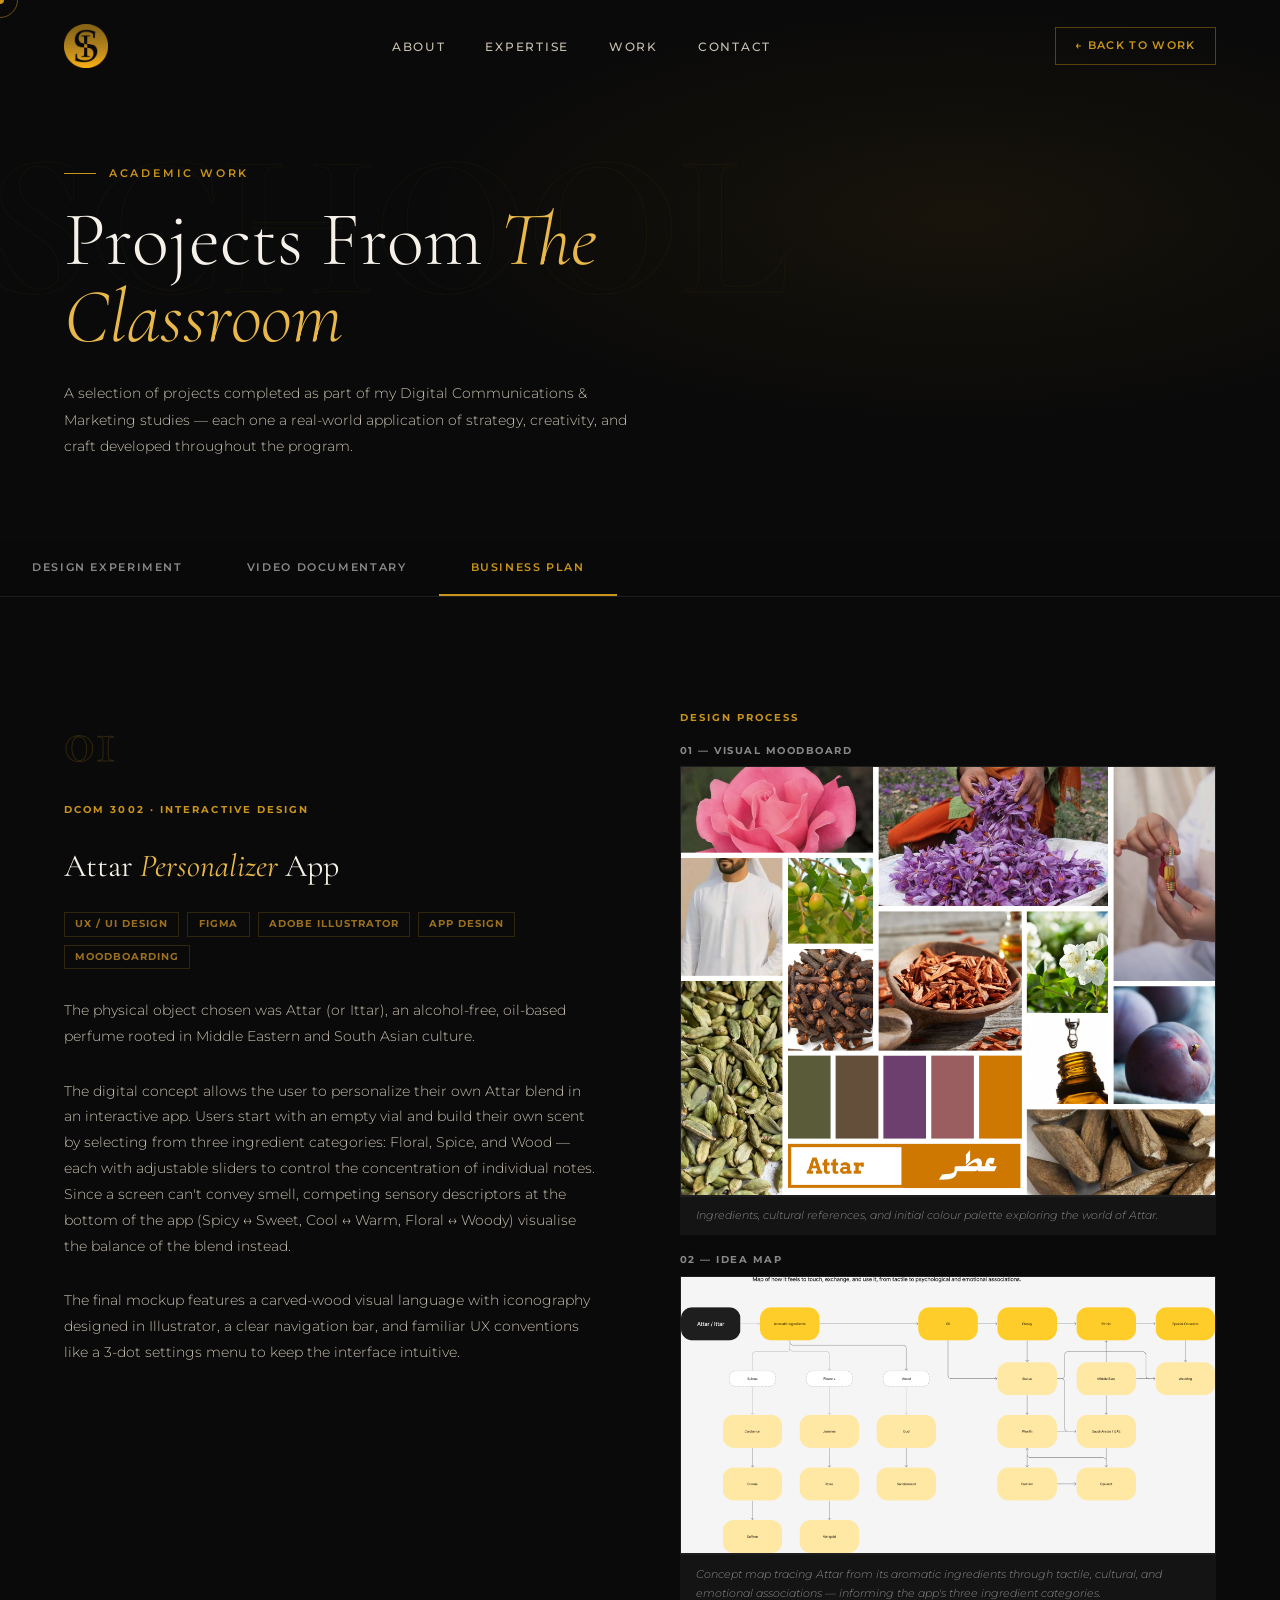
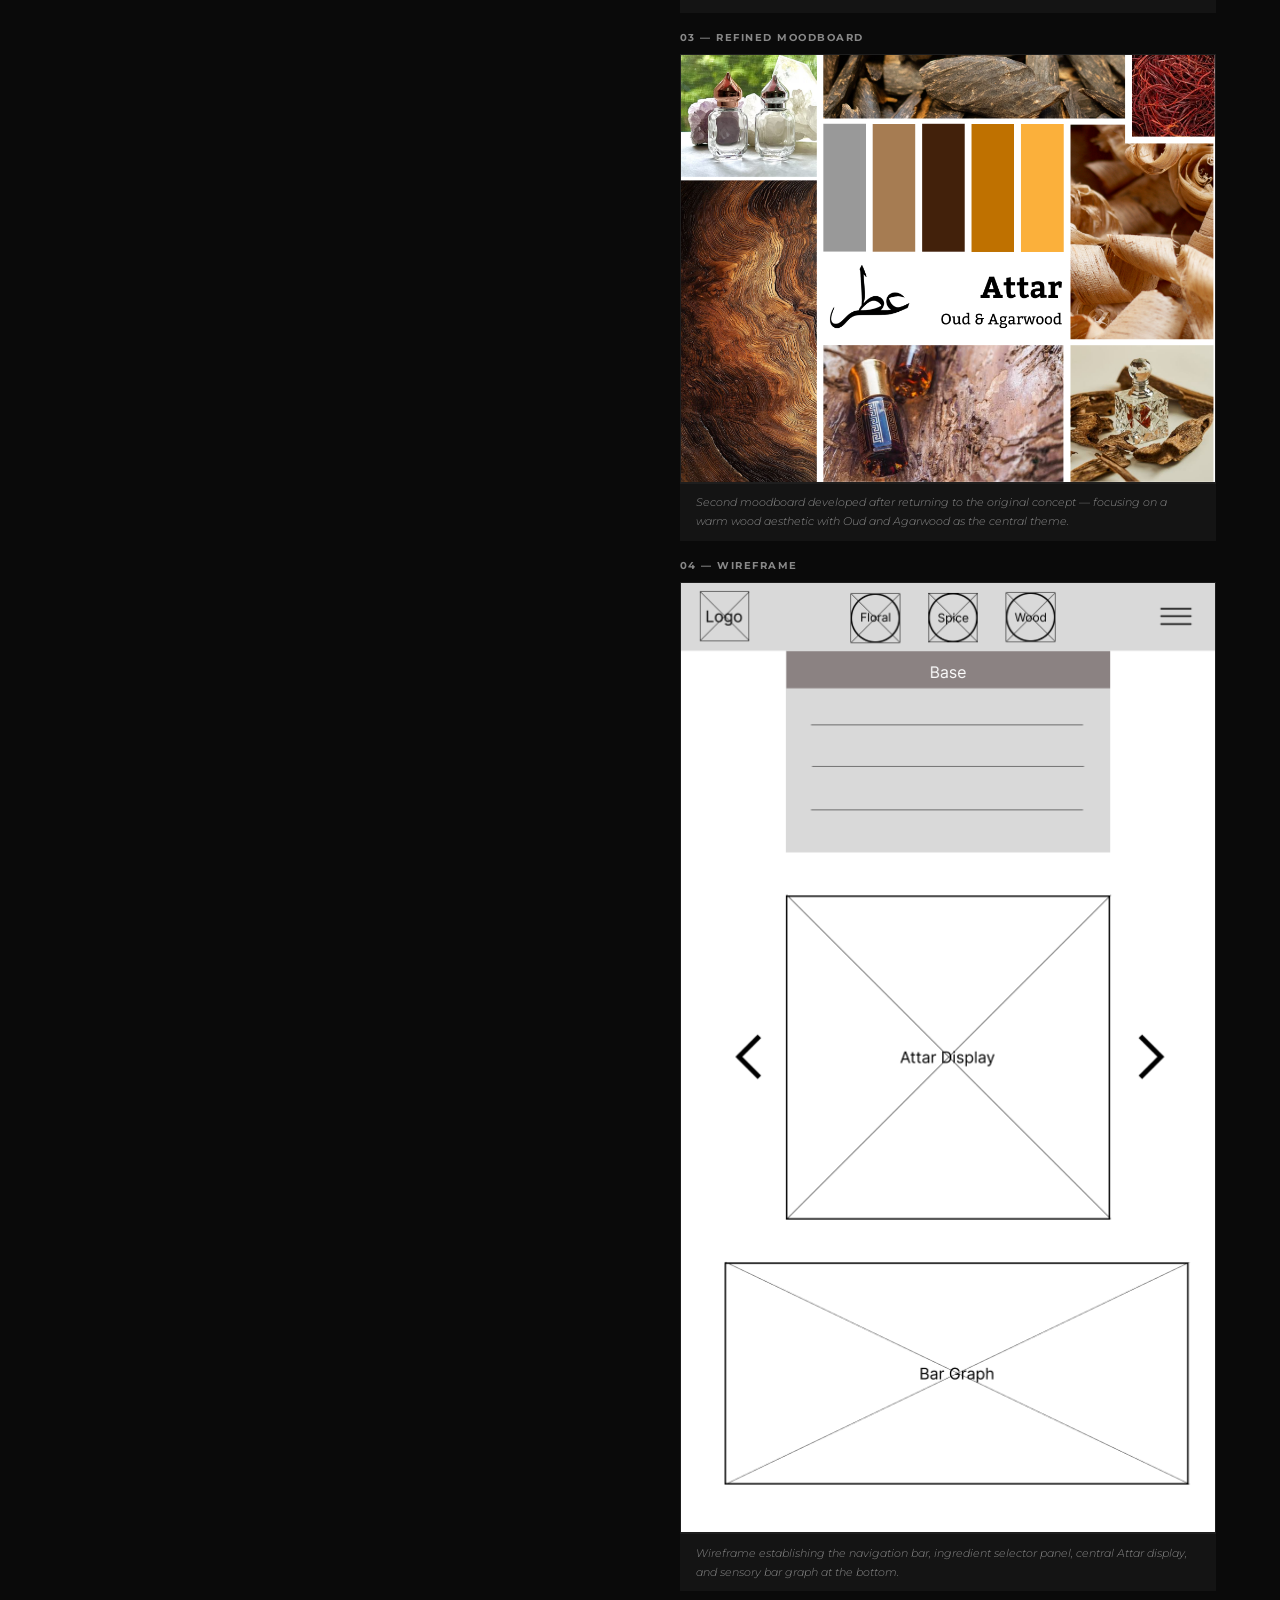
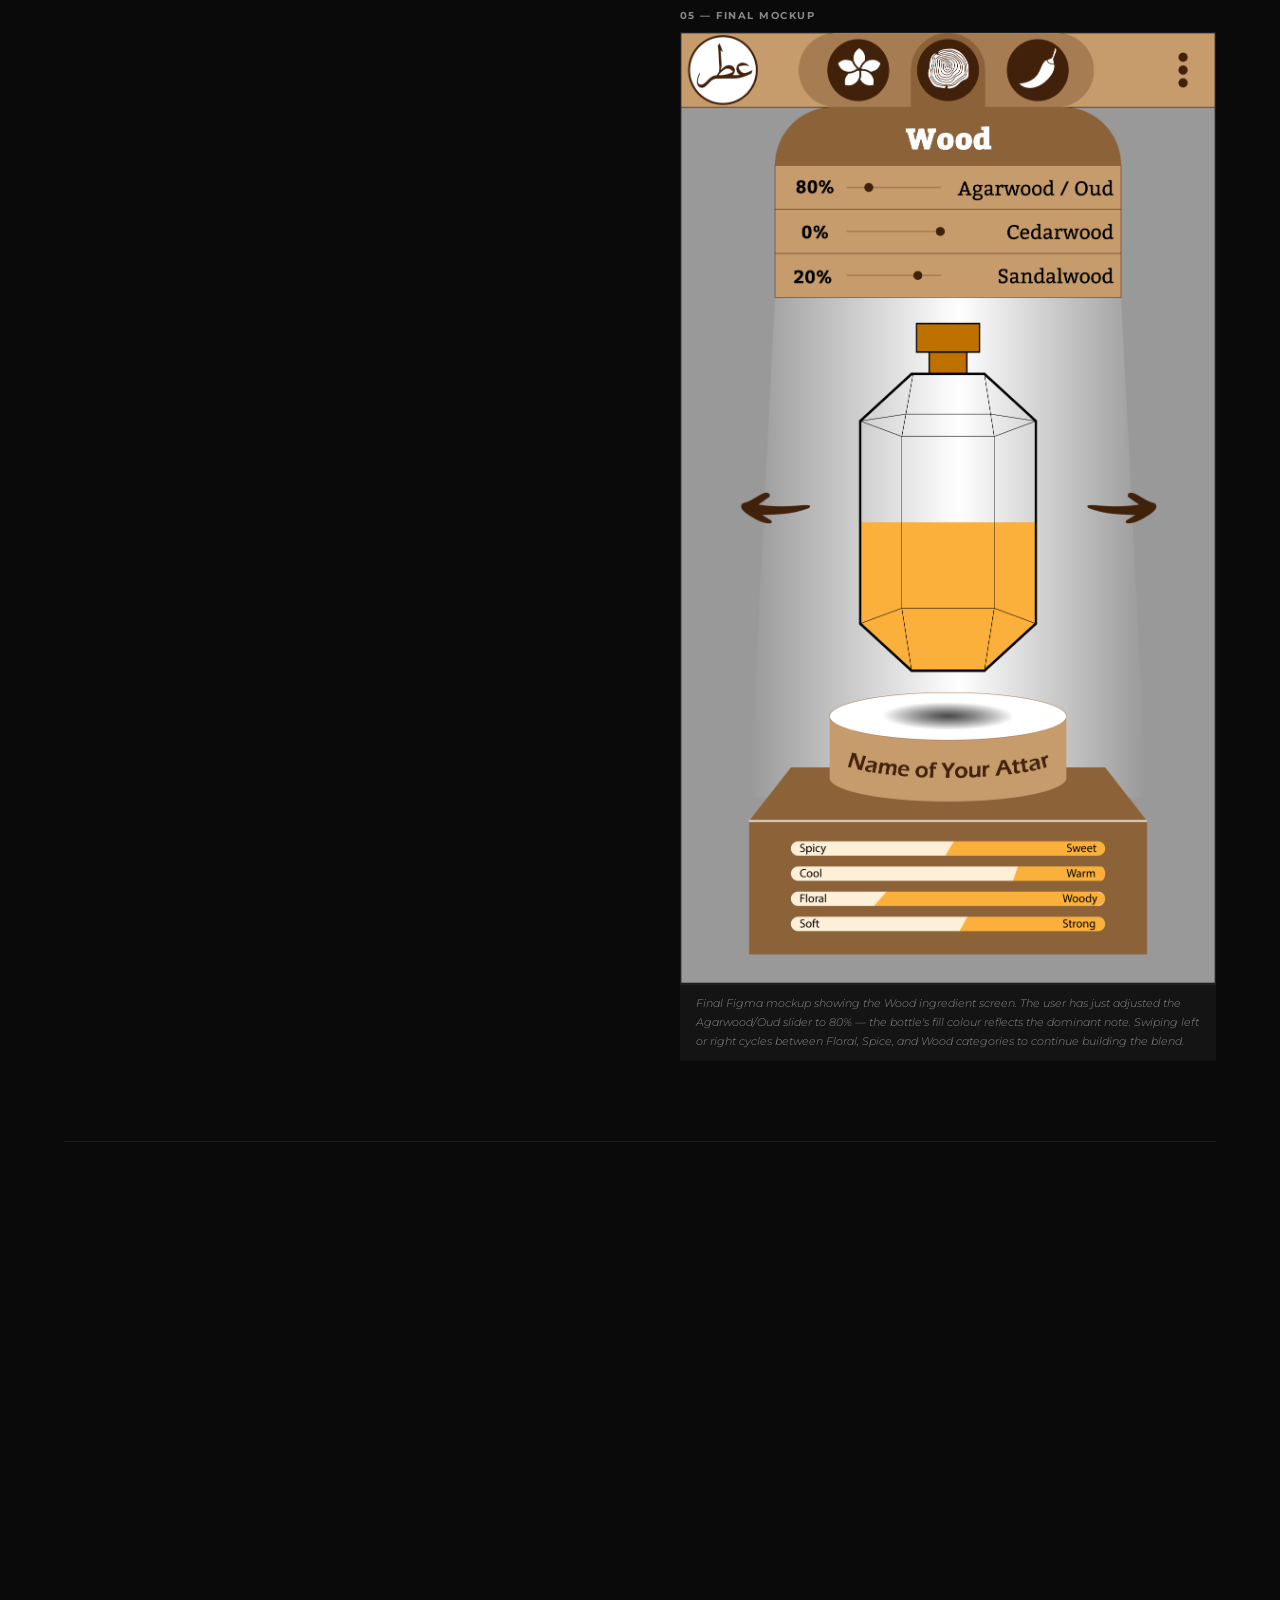
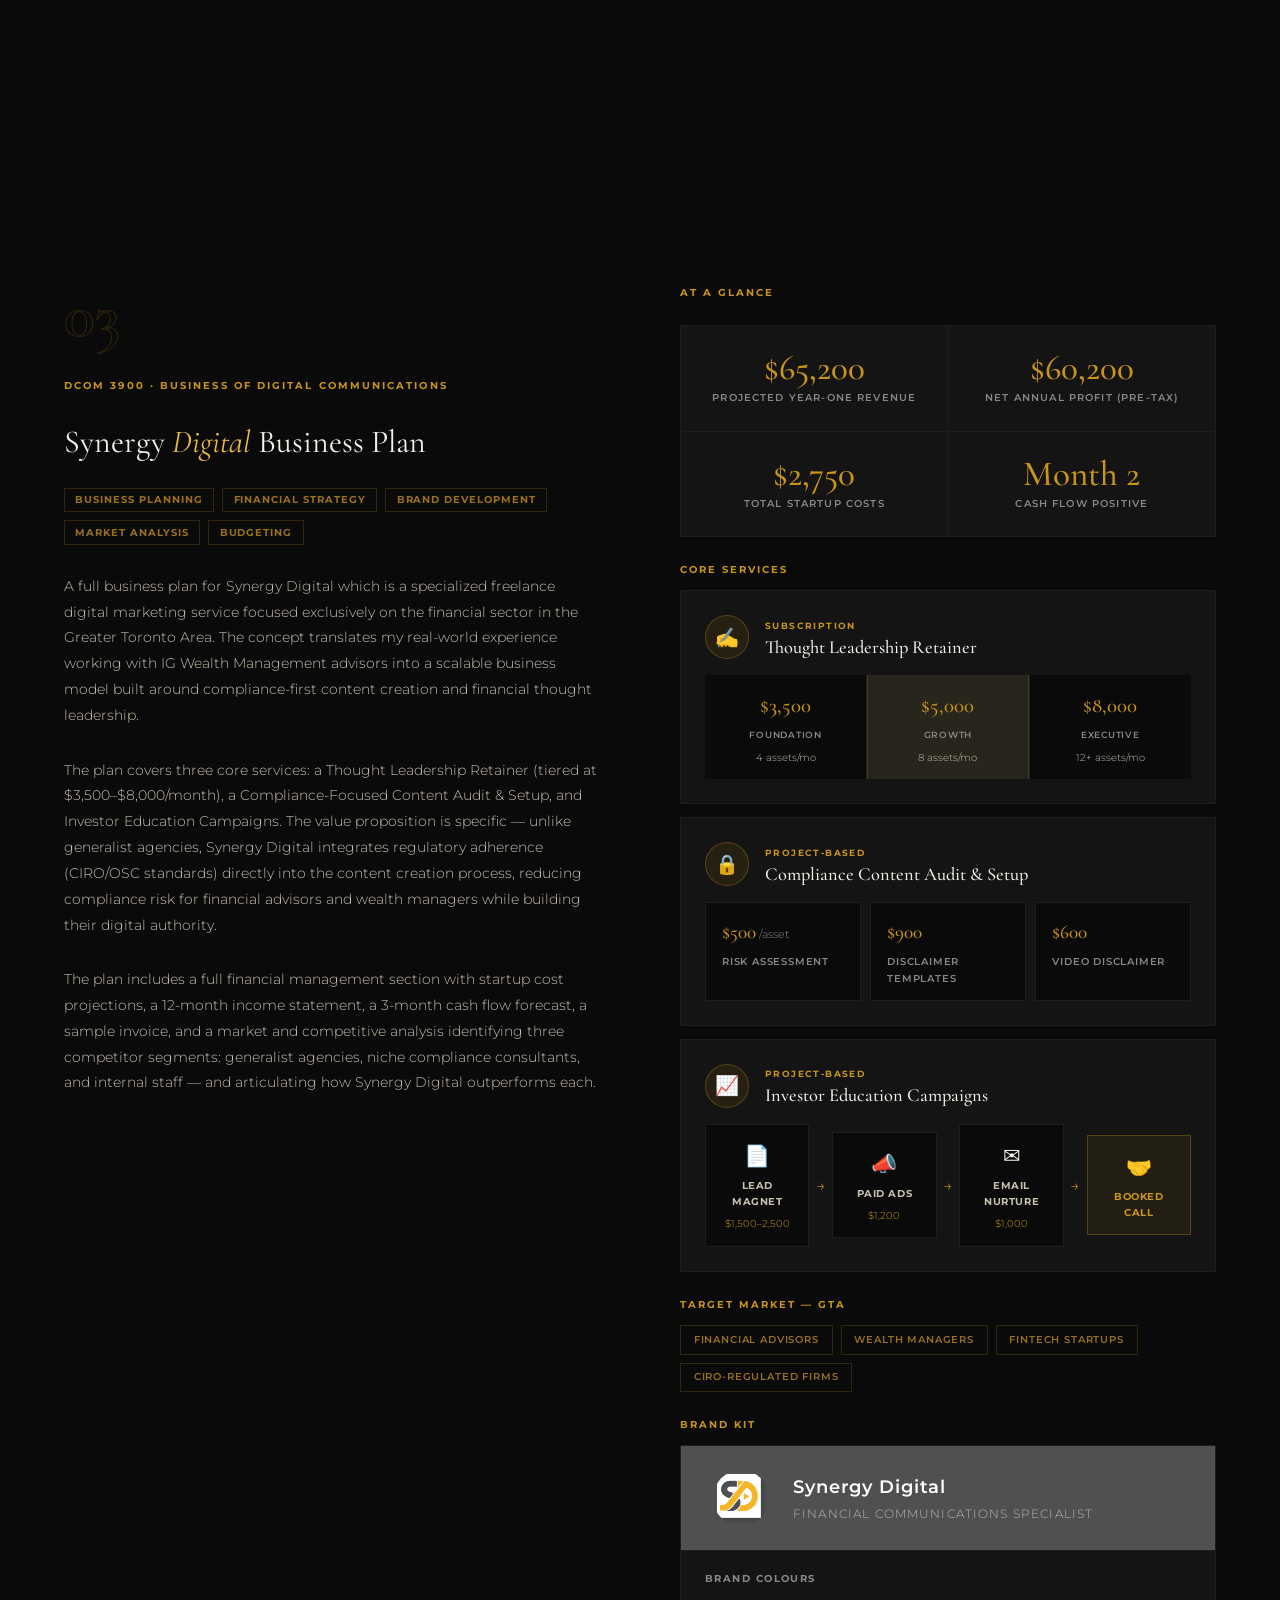
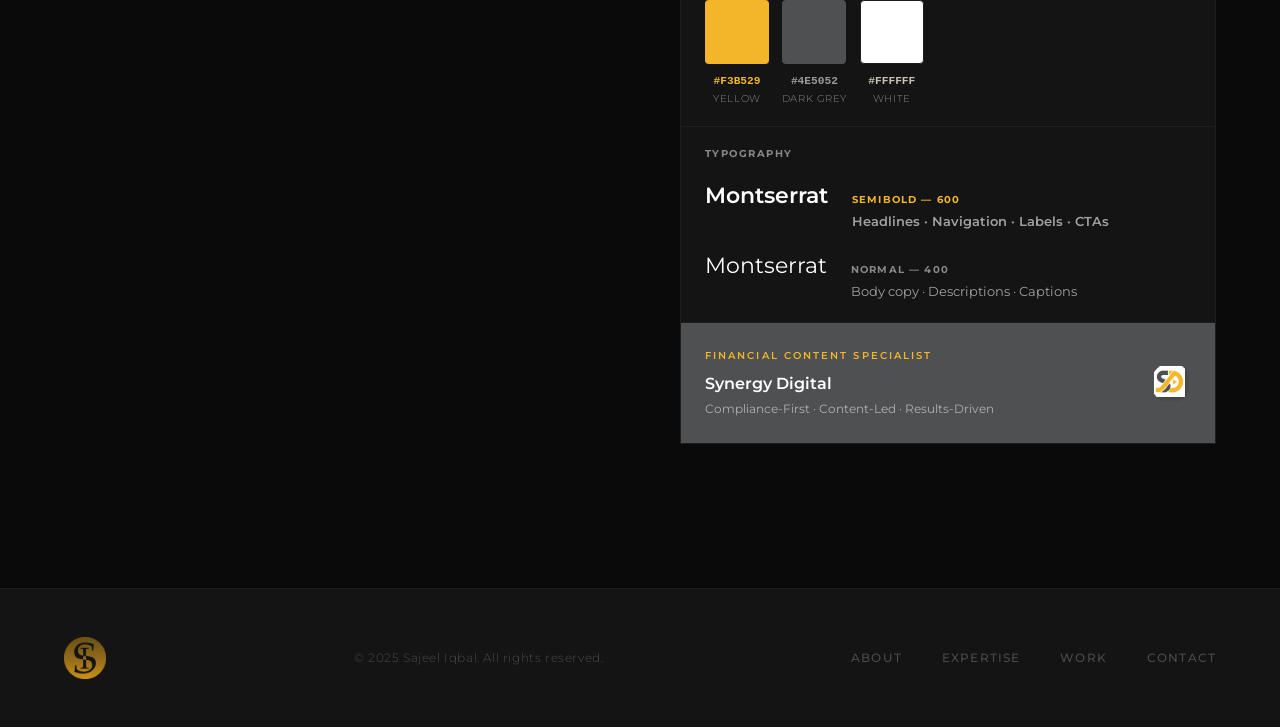
<file: School-Projects.html>
<!DOCTYPE html>
<html lang="en">
<head>
  <meta charset="UTF-8" />
  <meta name="viewport" content="width=device-width, initial-scale=1.0" />
  <title>School Projects — Sajeel Iqbal</title>
  <link rel="preconnect" href="https://fonts.googleapis.com" />
  <link rel="preconnect" href="https://fonts.gstatic.com" crossorigin />
  <link href="https://fonts.googleapis.com/css2?family=Cormorant+Garamond:ital,wght@0,300;0,400;0,500;0,600;0,700;1,300;1,400;1,500&family=Montserrat:wght@300;400;500;600;700&display=swap" rel="stylesheet" />
  <style>
    :root {
      --gold: #C9941A;
      --gold-light: #E8B84B;
      --gold-muted: #9A7020;
      --black: #0A0A0A;
      --black-card: #141414;
      --black-border: #1E1E1E;
      --grey-mid: #4A4A4A;
      --grey-light: #888888;
      --white: #F5F0E8;
      --white-dim: #C8C0B0;
      --font-display: 'Cormorant Garamond', Georgia, serif;
      --font-body: 'Montserrat', sans-serif;
      --ease: cubic-bezier(0.25, 0.46, 0.45, 0.94);
      --glow: 0 0 40px rgba(201, 148, 26, 0.12);
    }

    *, *::before, *::after { box-sizing: border-box; margin: 0; padding: 0; }
    html { scroll-behavior: smooth; }
    body {
      background: var(--black);
      color: var(--white);
      font-family: var(--font-body);
      font-weight: 300;
      line-height: 1.7;
      overflow-x: hidden;
      cursor: none;
    }
    a { text-decoration: none; color: inherit; }
    em { font-style: italic; color: var(--gold-light); }
    img { display: block; max-width: 100%; }

    /* CURSOR */
    .cursor {
      position: fixed; width: 8px; height: 8px;
      background: var(--gold); border-radius: 50%;
      pointer-events: none; z-index: 9999;
      transform: translate(-50%,-50%);
      transition: width .2s, height .2s, background .2s;
    }
    .cursor--hover { width: 14px; height: 14px; background: var(--gold-light); }
    .cursor-follower {
      position: fixed; width: 36px; height: 36px;
      border: 1px solid rgba(201,148,26,.5); border-radius: 50%;
      pointer-events: none; z-index: 9998;
      transform: translate(-50%,-50%);
      transition: border-color .3s, width .3s, height .3s;
    }
    .follower--hover { border-color: var(--gold); width: 48px; height: 48px; }

    /* NAV */
    .nav {
      position: fixed; top: 0; left: 0; right: 0; z-index: 100;
      display: flex; align-items: center; justify-content: space-between;
      padding: 1.5rem 4rem;
      transition: padding .4s var(--ease), background .4s;
    }
    .nav--scrolled {
      background: rgba(10,10,10,.95);
      backdrop-filter: blur(12px);
      padding: 1rem 4rem;
      border-bottom: 1px solid var(--black-border);
    }
    .nav-logo img { width: 44px; height: 44px; object-fit: contain; }
    .nav-links { display: flex; gap: 2.5rem; list-style: none; }
    .nav-link {
      font-size: .72rem; font-weight: 500;
      letter-spacing: .15em; text-transform: uppercase;
      color: var(--white-dim); transition: color .3s;
      position: relative;
    }
    .nav-link::after {
      content: ''; position: absolute; left: 0; bottom: -4px;
      width: 0; height: 1px; background: var(--gold);
      transition: width .3s;
    }
    .nav-link:hover { color: var(--gold); }
    .nav-link:hover::after { width: 100%; }
    .nav-back {
      display: flex; align-items: center; gap: .6rem;
      font-size: .7rem; font-weight: 600;
      letter-spacing: .12em; text-transform: uppercase;
      color: var(--gold); border: 1px solid rgba(201,148,26,.4);
      padding: .5rem 1.2rem; transition: .3s var(--ease); cursor: none;
    }
    .nav-back:hover { background: var(--gold); color: var(--black); }

    /* HERO */
    .hero {
      min-height: 60vh; display: flex; align-items: flex-end;
      padding: 9rem 4rem 5rem; position: relative; overflow: hidden;
    }
    .hero::before {
      content: '';
      position: absolute; inset: 0;
      background:
        radial-gradient(ellipse 60% 55% at 75% 40%, rgba(201,148,26,.07) 0%, transparent 70%),
        linear-gradient(to bottom, transparent 40%, var(--black) 100%);
    }
    .hero-bg-word {
      position: absolute; top: 42%; left: -1rem;
      transform: translateY(-50%);
      font-family: var(--font-display);
      font-size: clamp(7rem,16vw,16rem);
      font-weight: 700; color: transparent;
      -webkit-text-stroke: 1px rgba(201,148,26,.05);
      letter-spacing: -.02em;
      user-select: none; pointer-events: none; white-space: nowrap;
    }
    .hero-content { position: relative; z-index: 2; max-width: 800px; }
    .hero-eyebrow {
      display: flex; align-items: center; gap: .8rem;
      font-size: .7rem; font-weight: 600;
      letter-spacing: .25em; text-transform: uppercase;
      color: var(--gold); margin-bottom: 1.2rem;
    }
    .hero-eyebrow::before { content: ''; width: 32px; height: 1px; background: var(--gold); }
    .hero-title {
      font-family: var(--font-display);
      font-size: clamp(3rem, 6vw, 6.5rem);
      font-weight: 300; line-height: 1.0;
      color: var(--white); margin-bottom: 1.5rem;
    }
    .hero-sub {
      font-size: .9rem; color: var(--white-dim);
      line-height: 1.85; max-width: 580px;
    }

    /* STICKY TABS */
    .section-tabs {
      position: sticky; top: 64px; z-index: 50;
      background: rgba(10,10,10,.97);
      backdrop-filter: blur(12px);
      border-bottom: 1px solid var(--black-border);
      display: flex; gap: 0; overflow-x: auto;
      scrollbar-width: none;
    }
    .section-tabs::-webkit-scrollbar { display: none; }
    .tab-link {
      flex-shrink: 0;
      padding: 1.1rem 2rem;
      font-size: .68rem; font-weight: 600;
      letter-spacing: .15em; text-transform: uppercase;
      color: var(--grey-light);
      border-bottom: 2px solid transparent;
      transition: color .3s, border-color .3s;
      cursor: none; white-space: nowrap;
    }
    .tab-link:hover, .tab-link.active {
      color: var(--gold); border-bottom-color: var(--gold);
    }

    /* SHARED SECTION */
    .page-section {
      padding: 7rem 4rem;
      max-width: 1400px; margin: 0 auto;
    }
    .page-section + .page-section {
      border-top: 1px solid var(--black-border);
    }
    .section-header { margin-bottom: 3.5rem; }
    .section-label {
      font-size: .68rem; font-weight: 700;
      letter-spacing: .25em; text-transform: uppercase;
      color: var(--gold); margin-bottom: 1rem;
      display: flex; align-items: center; gap: .8rem;
    }
    .section-label::before { content: ''; width: 28px; height: 1px; background: var(--gold); }
    .section-title {
      font-family: var(--font-display);
      font-size: clamp(2rem, 3.5vw, 3.5rem);
      font-weight: 300; color: var(--white); line-height: 1.1;
      margin-bottom: 1.5rem;
    }
    .section-desc {
      font-size: .85rem; color: var(--white-dim);
      line-height: 1.85; max-width: 600px;
    }

    /* REVEAL */
    .reveal {
      opacity: 0; transform: translateY(36px);
      transition: opacity .7s var(--ease), transform .7s var(--ease);
    }
    .reveal.visible { opacity: 1; transform: translateY(0); }
    @media (prefers-reduced-motion: reduce) {
      .reveal { opacity: 1; transform: none; }
    }

    /* PROJECT CARDS */
    .projects-list {
      display: flex; flex-direction: column; gap: 5rem;
    }

    .project-card {
      display: grid;
      grid-template-columns: 1fr 1fr;
      gap: 5rem;
      padding-bottom: 5rem;
      border-bottom: 1px solid var(--black-border);
    }
    .project-card:last-child { border-bottom: none; padding-bottom: 0; }
    .project-card:nth-child(even) .project-info { order: 2; }
    .project-card:nth-child(even) .project-media { order: 1; }

    /* Project Info */
    .project-info { display: flex; flex-direction: column; gap: 1.8rem; }
    .project-meta {
      display: flex; gap: 1rem; align-items: center;
    }
    .project-number {
      font-family: var(--font-display);
      font-size: 4rem; font-weight: 600;
      color: transparent;
      -webkit-text-stroke: 1px rgba(201,148,26,.2);
      line-height: 1;
    }
    .project-tags { display: flex; flex-wrap: wrap; gap: .5rem; }
    .project-tag {
      font-size: .6rem; font-weight: 700;
      letter-spacing: .1em; text-transform: uppercase;
      color: var(--gold-muted);
      border: 1px solid rgba(201,148,26,.2);
      padding: .2rem .65rem;
    }
    .project-title {
      font-family: var(--font-display);
      font-size: clamp(1.8rem, 2.5vw, 2.6rem);
      font-weight: 400; color: var(--white);
      line-height: 1.1;
    }
    .project-course {
      font-size: .65rem; font-weight: 700;
      letter-spacing: .2em; text-transform: uppercase;
      color: var(--gold);
    }
    .project-desc {
      font-size: .85rem; color: var(--white-dim);
      line-height: 1.9;
    }

    /* Project Media */
    .project-media {
      display: flex; flex-direction: column; gap: 1rem;
    }
    .media-window {
      background: var(--black-card);
      border: 1px solid var(--black-border);
      overflow: hidden;
      transition: border-color .3s, box-shadow .3s;
    }
    .media-window:hover {
      border-color: rgba(201,148,26,.3);
      box-shadow: var(--glow);
    }
    .media-placeholder {
      min-height: 340px;
      display: flex; flex-direction: column;
      align-items: center; justify-content: center;
      gap: .8rem; color: var(--grey-mid);
      border: 1px dashed var(--black-border);
    }
    .ph-icon { font-size: 2.5rem; opacity: .3; }
    .ph-label {
      font-size: .68rem; letter-spacing: .15em;
      text-transform: uppercase; opacity: .4;
    }
    .media-caption {
      font-size: .7rem; color: var(--grey-light);
      font-style: italic; padding: .6rem 1rem;
      border-top: 1px solid var(--black-border);
      background: var(--black-card);
    }

    /* Scrollable image window */
    .scroll-window {
      height: 420px;
      overflow-y: scroll; overflow-x: hidden;
      scrollbar-width: thin;
      scrollbar-color: var(--gold) var(--black-border);
      position: relative;
    }
    .scroll-window img { width: 100%; display: block; }

    /* Video */
    .media-video video {
      width: 100%; display: block;
      max-height: 420px; object-fit: contain;
      background: #000;
    }

    /* Carousel */
    .media-carousel { position: relative; overflow: hidden; }
    .carousel-track { display: flex; transition: transform .45s var(--ease); }
    .carousel-track img { min-width: 100%; object-fit: cover; max-height: 420px; }
    .carousel-nav {
      position: absolute; top: 50%; transform: translateY(-50%);
      display: flex; justify-content: space-between;
      width: 100%; padding: 0 .6rem; pointer-events: none;
    }
    .car-btn {
      pointer-events: all;
      background: rgba(10,10,10,.7); border: 1px solid rgba(201,148,26,.4);
      color: var(--gold); width: 34px; height: 34px;
      display: flex; align-items: center; justify-content: center;
      font-size: 1rem; cursor: none; transition: .2s;
    }
    .car-btn:hover { background: var(--gold); color: var(--black); }
    .carousel-dots {
      display: flex; justify-content: center; gap: 6px;
      padding: .6rem; background: var(--black-card);
      border-top: 1px solid var(--black-border);
    }
    .car-dot {
      width: 6px; height: 6px; border-radius: 50%;
      background: var(--grey-mid); border: none; cursor: none;
      transition: background .2s;
    }
    .car-dot.active { background: var(--gold); }

    /* Process step label */
    .process-step-label {
      font-size: .62rem; font-weight: 700;
      letter-spacing: .15em; text-transform: uppercase;
      color: var(--grey-light); margin-bottom: .5rem;
    }

    /* FOOTER */
    .footer {
      background: var(--black-card);
      border-top: 1px solid var(--black-border);
      padding: 3rem 4rem; margin-top: 2rem;
    }
    .footer-inner {
      max-width: 1400px; margin: 0 auto;
      display: flex; align-items: center;
      justify-content: space-between; flex-wrap: wrap; gap: 2rem;
    }
    .footer-logo { width: 42px; opacity: .8; }
    .footer-copy { font-size: .75rem; color: var(--grey-mid); letter-spacing: .05em; }
    .footer-links { display: flex; gap: 2.5rem; }
    .footer-links a {
      font-size: .72rem; font-weight: 500;
      letter-spacing: .1em; text-transform: uppercase;
      color: var(--grey-mid); transition: color .3s;
    }
    .footer-links a:hover { color: var(--gold); }

    /* RESPONSIVE */
    @media (max-width: 1100px) {
      .hero, .page-section { padding-left: 2rem; padding-right: 2rem; }
      .nav, .nav--scrolled { padding-left: 2rem; padding-right: 2rem; }
      .footer { padding: 2.5rem 2rem; }
      .project-card { grid-template-columns: 1fr; gap: 3rem; }
      .project-card:nth-child(even) .project-info,
      .project-card:nth-child(even) .project-media { order: unset; }
    }
    @media (max-width: 700px) {
      .nav-links { display: none; }
      .section-tabs { top: 56px; }
    }
  </style>
</head>
<body>

  <div class="cursor" id="cursor"></div>
  <div class="cursor-follower" id="cursor-follower"></div>

  <!-- NAV -->
  <nav class="nav" id="nav">
    <a href="index.html" class="nav-logo">
      <img src="img/initials-logo.png" alt="SI Logo" />
    </a>
    <ul class="nav-links">
      <li><a href="index.html#about" class="nav-link">About</a></li>
      <li><a href="index.html#expertise" class="nav-link">Expertise</a></li>
      <li><a href="index.html#work" class="nav-link">Work</a></li>
      <li><a href="index.html#contact" class="nav-link">Contact</a></li>
    </ul>
    <a href="index.html#work" class="nav-back">&#8592; Back to Work</a>
  </nav>

  <!-- HERO -->
  <header class="hero">
    <div class="hero-bg-word">SCHOOL</div>
    <div class="hero-content">
      <div class="hero-eyebrow">Academic Work</div>
      <h1 class="hero-title">Projects From <em>The Classroom</em></h1>
      <p class="hero-sub">
        A selection of projects completed as part of my Digital Communications & Marketing studies — each one a real-world application of strategy, creativity, and craft developed throughout the program.
      </p>
    </div>
  </header>

  <!-- STICKY TABS -->
  <nav class="section-tabs" id="section-tabs" aria-label="Page sections">
    <a href="#project-1" class="tab-link active">Design Experiment</a>
    <a href="#project-2" class="tab-link">Video Documentary</a>
    <a href="#project-3" class="tab-link">Business Plan</a>
  </nav>

  <!-- ═══════════════════════════════════════
       PROJECTS
       ═══════════════════════════════════════ -->
  <section class="page-section">
    <div class="projects-list">

      <!-- ── PROJECT 1 — ATTAR PERSONALIZER ── -->
      <article class="project-card reveal" id="project-1">
        <div class="project-info">
          <div class="project-meta">
            <div class="project-number">01</div>
          </div>
          <div class="project-course">DCOM 3002 · Interactive Design</div>
          <h2 class="project-title">Attar <em>Personalizer</em> App</h2>
          <div class="project-tags">
            <span class="project-tag">UX / UI Design</span>
            <span class="project-tag">Figma</span>
            <span class="project-tag">Adobe Illustrator</span>
            <span class="project-tag">App Design</span>
            <span class="project-tag">Moodboarding</span>
          </div>
          <p class="project-desc">
            The physical object chosen was Attar (or Ittar), an alcohol-free, oil-based perfume rooted in Middle Eastern and South Asian culture.
          </p>
          <p class="project-desc">
            The digital concept allows the user to personalize their own Attar blend in an interactive app. Users start with an empty vial and build their own scent by selecting from three ingredient categories: Floral, Spice, and Wood — each with adjustable sliders to control the concentration of individual notes. Since a screen can't convey smell, competing sensory descriptors at the bottom of the app (Spicy ↔ Sweet, Cool ↔ Warm, Floral ↔ Woody) visualise the balance of the blend instead.
          </p>
          <p class="project-desc">
            The final mockup features a carved-wood visual language with iconography designed in Illustrator, a clear navigation bar, and familiar UX conventions like a 3-dot settings menu to keep the interface intuitive.
          </p>
        </div>

        <!-- Process flow: 5 images in sequence -->
        <div class="project-media">

          <!-- Step label helper -->
          <div style="display:flex;flex-direction:column;gap:1rem;">

            <div style="font-size:.62rem;font-weight:700;letter-spacing:.2em;text-transform:uppercase;color:var(--gold);">Design Process</div>

            <!-- STEP 1 — Moodboard 1 -->
            <div>
              <div class="process-step-label">01 — Visual Moodboard</div>
              <div class="media-window">
                <img src="img/projects/attar-moodboard.png" alt="Attar Moodboard 1 — ingredients and colour palette"
                     style="width:100%;display:block;"
                     onerror="this.closest('.media-window').innerHTML='<div class=\'media-placeholder\'><div class=\'ph-icon\'>🖼</div><div class=\'ph-label\'>Moodboard 1</div></div>'">
              </div>
              <div class="media-caption">Ingredients, cultural references, and initial colour palette exploring the world of Attar.</div>
            </div>

            <!-- STEP 2 — Mindmap -->
            <div>
              <div class="process-step-label">02 — Idea Map</div>
              <div class="media-window">
                <img src="img/projects/attar-mindmap.png" alt="Attar concept map — tactile to emotional associations"
                     style="width:100%;display:block;"
                     onerror="this.closest('.media-window').innerHTML='<div class=\'media-placeholder\'><div class=\'ph-icon\'>🖼</div><div class=\'ph-label\'>Idea Map</div></div>'">
              </div>
              <div class="media-caption">Concept map tracing Attar from its aromatic ingredients through tactile, cultural, and emotional associations — informing the app's three ingredient categories.</div>
            </div>

            <!-- STEP 3 — Moodboard 2 -->
            <div>
              <div class="process-step-label">03 — Refined Moodboard</div>
              <div class="media-window">
                <img src="img/projects/attar-moodboard 2.png" alt="Attar Moodboard 2 — Oud and Agarwood theme"
                     style="width:100%;display:block;"
                     onerror="this.closest('.media-window').innerHTML='<div class=\'media-placeholder\'><div class=\'ph-icon\'>🖼</div><div class=\'ph-label\'>Moodboard 2</div></div>'">
              </div>
              <div class="media-caption">Second moodboard developed after returning to the original concept — focusing on a warm wood aesthetic with Oud and Agarwood as the central theme.</div>
            </div>

            <!-- STEP 4 — Wireframe -->
            <div>
              <div class="process-step-label">04 — Wireframe</div>
              <div class="media-window">
                <img src="img/projects/attar-personalizer wireframe.png" alt="Attar Personalizer wireframe"
                     style="width:100%;display:block;"
                     onerror="this.closest('.media-window').innerHTML='<div class=\'media-placeholder\'><div class=\'ph-icon\'>🖼</div><div class=\'ph-label\'>Wireframe</div></div>'">
              </div>
              <div class="media-caption">Wireframe establishing the navigation bar, ingredient selector panel, central Attar display, and sensory bar graph at the bottom.</div>
            </div>

            <!-- STEP 5 — Final Mockup -->
            <div>
              <div class="process-step-label">05 — Final Mockup</div>
              <div class="media-window" style="position:relative;">
                  <img src="img/projects/attar-personalizer.png" alt="Attar Personalizer App final mockup"
                       style="width:100%;display:block;"
                       onerror="this.closest('div').innerHTML='<div class=\'media-placeholder\' style=\'min-height:400px\'><div class=\'ph-icon\'>🖼</div><div class=\'ph-label\'>Final Mockup</div></div>'">
                </div>
              <div class="media-caption">Final Figma mockup showing the Wood ingredient screen. The user has just adjusted the Agarwood/Oud slider to 80% — the bottle's fill colour reflects the dominant note. Swiping left or right cycles between Floral, Spice, and Wood categories to continue building the blend.</div>
            </div>

          </div>
        </div>
      </article>

      <!-- ── PROJECT 2 — VIDEO DOCUMENTARY ── -->
      <article class="project-card reveal" id="project-2">
        <div class="project-info">
          <div class="project-meta">
            <div class="project-number">02</div>
          </div>
          <div class="project-course">MEDE 3500 · Advanced Video Production</div>
          <h2 class="project-title">OCF Juniors Lead Climbing Video <em>Documentary</em></h2>
          <div class="project-tags">
            <span class="project-tag">Video Production</span>
            <span class="project-tag">Adobe Premiere Pro</span>
            <span class="project-tag">Storytelling</span>
            <span class="project-tag">Editing</span>
          </div>
          <p class="project-desc">
            A short 5-minute documentary produced for Advanced Video Production which applies professional techniques in directing, cinematography, and post-production editing to tell a compelling non-fiction story.
          </p>
          <p class="project-desc">
            The project involved end-to-end video production from concept and pre-production planning through to final edit, demonstrating skills in storytelling structure, interview technique, B-roll composition, audio design, and colour grading.
          </p>
        </div>
        <div class="project-media">
          <div class="media-window">
            <div class="youtube-embed" style="position:relative;padding-bottom:56.25%;height:0;overflow:hidden;">
              <iframe
                src="https://www.youtube.com/embed/N3O_6DmswTM"
                title="Video Documentary — MEDE 3500"
                style="position:absolute;top:0;left:0;width:100%;height:100%;border:none;"
                allowfullscreen
                allow="accelerometer; autoplay; clipboard-write; encrypted-media; gyroscope; picture-in-picture">
              </iframe>
            </div>
          </div>
        </div>
      </article>

      <!-- ── PROJECT 3 — SYNERGY DIGITAL BUSINESS PLAN ── -->
      <article class="project-card reveal" id="project-3">
        <div class="project-info">
          <div class="project-meta">
            <div class="project-number">03</div>
          </div>
          <div class="project-course">DCOM 3900 · Business of Digital Communications</div>
          <h2 class="project-title">Synergy <em>Digital</em> Business Plan</h2>
          <div class="project-tags">
            <span class="project-tag">Business Planning</span>
            <span class="project-tag">Financial Strategy</span>
            <span class="project-tag">Brand Development</span>
            <span class="project-tag">Market Analysis</span>
            <span class="project-tag">Budgeting</span>
          </div>
          <p class="project-desc">
            A full business plan for Synergy Digital which is a specialized freelance digital marketing service focused exclusively on the financial sector in the Greater Toronto Area. The concept translates my real-world experience working with IG Wealth Management advisors into a scalable business model built around compliance-first content creation and financial thought leadership.
          </p>
          <p class="project-desc">
            The plan covers three core services: a Thought Leadership Retainer (tiered at $3,500–$8,000/month), a Compliance-Focused Content Audit & Setup, and Investor Education Campaigns. The value proposition is specific — unlike generalist agencies, Synergy Digital integrates regulatory adherence (CIRO/OSC standards) directly into the content creation process, reducing compliance risk for financial advisors and wealth managers while building their digital authority.
          </p>
          <p class="project-desc">
            The plan includes a full financial management section with startup cost projections, a 12-month income statement, a 3-month cash flow forecast, a sample invoice, and a market and competitive analysis identifying three competitor segments: generalist agencies, niche compliance consultants, and internal staff — and articulating how Synergy Digital outperforms each.
          </p>
        </div>

        <div class="project-media">
          <div style="display:flex;flex-direction:column;gap:1.5rem;">

            <!-- Key metrics cards -->
            <div style="font-size:.62rem;font-weight:700;letter-spacing:.2em;text-transform:uppercase;color:var(--gold);">At a Glance</div>

            <div style="display:grid;grid-template-columns:1fr 1fr;gap:1px;background:var(--black-border);border:1px solid var(--black-border);">
              <div style="background:var(--black-card);padding:1.5rem;text-align:center;">
                <div style="font-family:var(--font-display);font-size:2.2rem;font-weight:500;color:var(--gold);line-height:1;margin-bottom:.3rem;">$65,200</div>
                <div style="font-size:.6rem;font-weight:600;letter-spacing:.12em;text-transform:uppercase;color:var(--grey-light);">Projected Year-One Revenue</div>
              </div>
              <div style="background:var(--black-card);padding:1.5rem;text-align:center;">
                <div style="font-family:var(--font-display);font-size:2.2rem;font-weight:500;color:var(--gold);line-height:1;margin-bottom:.3rem;">$60,200</div>
                <div style="font-size:.6rem;font-weight:600;letter-spacing:.12em;text-transform:uppercase;color:var(--grey-light);">Net Annual Profit (Pre-Tax)</div>
              </div>
              <div style="background:var(--black-card);padding:1.5rem;text-align:center;">
                <div style="font-family:var(--font-display);font-size:2.2rem;font-weight:500;color:var(--gold);line-height:1;margin-bottom:.3rem;">$2,750</div>
                <div style="font-size:.6rem;font-weight:600;letter-spacing:.12em;text-transform:uppercase;color:var(--grey-light);">Total Startup Costs</div>
              </div>
              <div style="background:var(--black-card);padding:1.5rem;text-align:center;">
                <div style="font-family:var(--font-display);font-size:2.2rem;font-weight:500;color:var(--gold);line-height:1;margin-bottom:.3rem;">Month 2</div>
                <div style="font-size:.6rem;font-weight:600;letter-spacing:.12em;text-transform:uppercase;color:var(--grey-light);">Cash Flow Positive</div>
              </div>
            </div>

            <!-- Services breakdown -->
            <div>
              <div style="font-size:.62rem;font-weight:700;letter-spacing:.2em;text-transform:uppercase;color:var(--gold);margin-bottom:.8rem;">Core Services</div>
              <div style="display:grid;grid-template-columns:1fr;gap:.8rem;">

                <!-- Service 1 -->
                <div style="background:var(--black-card);border:1px solid var(--black-border);padding:1.5rem;transition:border-color .3s;" onmouseover="this.style.borderColor='rgba(201,148,26,.4)'" onmouseout="this.style.borderColor='var(--black-border)'">
                  <div style="display:flex;align-items:center;gap:1rem;margin-bottom:1rem;">
                    <div style="width:44px;height:44px;background:rgba(201,148,26,.1);border:1px solid rgba(201,148,26,.3);border-radius:50%;display:flex;align-items:center;justify-content:center;font-size:1.2rem;flex-shrink:0;">✍</div>
                    <div>
                      <div style="font-size:.58rem;font-weight:700;letter-spacing:.15em;text-transform:uppercase;color:var(--gold);margin-bottom:.2rem;">Subscription</div>
                      <div style="font-family:var(--font-display);font-size:1.15rem;font-weight:500;color:var(--white);line-height:1.1;">Thought Leadership Retainer</div>
                    </div>
                  </div>
                  <div style="display:grid;grid-template-columns:repeat(3,1fr);gap:1px;background:var(--black-border);">
                    <div style="background:var(--black);padding:.8rem;text-align:center;">
                      <div style="font-family:var(--font-display);font-size:1.3rem;color:var(--gold);font-weight:500;">$3,500</div>
                      <div style="font-size:.58rem;font-weight:600;letter-spacing:.08em;text-transform:uppercase;color:var(--grey-light);margin-top:.2rem;">Foundation</div>
                      <div style="font-size:.65rem;color:var(--white-dim);margin-top:.4rem;">4 assets/mo</div>
                    </div>
                    <div style="background:rgba(201,148,26,.06);padding:.8rem;text-align:center;border-left:1px solid rgba(201,148,26,.2);border-right:1px solid rgba(201,148,26,.2);">
                      <div style="font-family:var(--font-display);font-size:1.3rem;color:var(--gold);font-weight:500;">$5,000</div>
                      <div style="font-size:.58rem;font-weight:600;letter-spacing:.08em;text-transform:uppercase;color:var(--grey-light);margin-top:.2rem;">Growth</div>
                      <div style="font-size:.65rem;color:var(--white-dim);margin-top:.4rem;">8 assets/mo</div>
                    </div>
                    <div style="background:var(--black);padding:.8rem;text-align:center;">
                      <div style="font-family:var(--font-display);font-size:1.3rem;color:var(--gold);font-weight:500;">$8,000</div>
                      <div style="font-size:.58rem;font-weight:600;letter-spacing:.08em;text-transform:uppercase;color:var(--grey-light);margin-top:.2rem;">Executive</div>
                      <div style="font-size:.65rem;color:var(--white-dim);margin-top:.4rem;">12+ assets/mo</div>
                    </div>
                  </div>
                </div>

                <!-- Service 2 -->
                <div style="background:var(--black-card);border:1px solid var(--black-border);padding:1.5rem;transition:border-color .3s;" onmouseover="this.style.borderColor='rgba(201,148,26,.4)'" onmouseout="this.style.borderColor='var(--black-border)'">
                  <div style="display:flex;align-items:center;gap:1rem;margin-bottom:1rem;">
                    <div style="width:44px;height:44px;background:rgba(201,148,26,.1);border:1px solid rgba(201,148,26,.3);border-radius:50%;display:flex;align-items:center;justify-content:center;font-size:1.2rem;flex-shrink:0;">🔒</div>
                    <div>
                      <div style="font-size:.58rem;font-weight:700;letter-spacing:.15em;text-transform:uppercase;color:var(--gold);margin-bottom:.2rem;">Project-Based</div>
                      <div style="font-family:var(--font-display);font-size:1.15rem;font-weight:500;color:var(--white);line-height:1.1;">Compliance Content Audit & Setup</div>
                    </div>
                  </div>
                  <div style="display:flex;gap:.6rem;flex-wrap:wrap;">
                    <div style="flex:1;min-width:120px;background:var(--black);border:1px solid var(--black-border);padding:.8rem 1rem;">
                      <div style="font-family:var(--font-display);font-size:1.2rem;color:var(--gold);font-weight:500;">$500<span style="font-size:.7rem;color:var(--grey-light);font-family:var(--font-body);font-weight:300;"> /asset</span></div>
                      <div style="font-size:.62rem;font-weight:600;letter-spacing:.08em;text-transform:uppercase;color:var(--grey-light);margin-top:.3rem;">Risk Assessment</div>
                    </div>
                    <div style="flex:1;min-width:120px;background:var(--black);border:1px solid var(--black-border);padding:.8rem 1rem;">
                      <div style="font-family:var(--font-display);font-size:1.2rem;color:var(--gold);font-weight:500;">$900</div>
                      <div style="font-size:.62rem;font-weight:600;letter-spacing:.08em;text-transform:uppercase;color:var(--grey-light);margin-top:.3rem;">Disclaimer Templates</div>
                    </div>
                    <div style="flex:1;min-width:120px;background:var(--black);border:1px solid var(--black-border);padding:.8rem 1rem;">
                      <div style="font-family:var(--font-display);font-size:1.2rem;color:var(--gold);font-weight:500;">$600</div>
                      <div style="font-size:.62rem;font-weight:600;letter-spacing:.08em;text-transform:uppercase;color:var(--grey-light);margin-top:.3rem;">Video Disclaimer</div>
                    </div>
                  </div>
                </div>

                <!-- Service 3 -->
                <div style="background:var(--black-card);border:1px solid var(--black-border);padding:1.5rem;transition:border-color .3s;" onmouseover="this.style.borderColor='rgba(201,148,26,.4)'" onmouseout="this.style.borderColor='var(--black-border)'">
                  <div style="display:flex;align-items:center;gap:1rem;margin-bottom:1rem;">
                    <div style="width:44px;height:44px;background:rgba(201,148,26,.1);border:1px solid rgba(201,148,26,.3);border-radius:50%;display:flex;align-items:center;justify-content:center;font-size:1.2rem;flex-shrink:0;">📈</div>
                    <div>
                      <div style="font-size:.58rem;font-weight:700;letter-spacing:.15em;text-transform:uppercase;color:var(--gold);margin-bottom:.2rem;">Project-Based</div>
                      <div style="font-family:var(--font-display);font-size:1.15rem;font-weight:500;color:var(--white);line-height:1.1;">Investor Education Campaigns</div>
                    </div>
                  </div>
                  <!-- Funnel visual -->
                  <div style="display:flex;align-items:center;gap:.4rem;flex-wrap:wrap;">
                    <div style="flex:1;min-width:100px;background:var(--black);border:1px solid var(--black-border);padding:.8rem;text-align:center;position:relative;">
                      <div style="font-size:1.3rem;margin-bottom:.3rem;">📄</div>
                      <div style="font-size:.6rem;font-weight:700;letter-spacing:.06em;text-transform:uppercase;color:var(--white-dim);">Lead Magnet</div>
                      <div style="font-size:.65rem;color:var(--gold);margin-top:.3rem;">$1,500–2,500</div>
                    </div>
                    <div style="color:var(--gold);font-size:1rem;flex-shrink:0;">→</div>
                    <div style="flex:1;min-width:100px;background:var(--black);border:1px solid var(--black-border);padding:.8rem;text-align:center;">
                      <div style="font-size:1.3rem;margin-bottom:.3rem;">📣</div>
                      <div style="font-size:.6rem;font-weight:700;letter-spacing:.06em;text-transform:uppercase;color:var(--white-dim);">Paid Ads</div>
                      <div style="font-size:.65rem;color:var(--gold);margin-top:.3rem;">$1,200</div>
                    </div>
                    <div style="color:var(--gold);font-size:1rem;flex-shrink:0;">→</div>
                    <div style="flex:1;min-width:100px;background:var(--black);border:1px solid var(--black-border);padding:.8rem;text-align:center;">
                      <div style="font-size:1.3rem;margin-bottom:.3rem;">✉</div>
                      <div style="font-size:.6rem;font-weight:700;letter-spacing:.06em;text-transform:uppercase;color:var(--white-dim);">Email Nurture</div>
                      <div style="font-size:.65rem;color:var(--gold);margin-top:.3rem;">$1,000</div>
                    </div>
                    <div style="color:var(--gold);font-size:1rem;flex-shrink:0;">→</div>
                    <div style="flex:1;min-width:100px;background:rgba(201,148,26,.08);border:1px solid rgba(201,148,26,.3);padding:.8rem;text-align:center;">
                      <div style="font-size:1.3rem;margin-bottom:.3rem;">🤝</div>
                      <div style="font-size:.6rem;font-weight:700;letter-spacing:.06em;text-transform:uppercase;color:var(--gold);">Booked Call</div>
                    </div>
                  </div>
                </div>

              </div>
            </div>

            <!-- Target market -->
            <div>
              <div style="font-size:.62rem;font-weight:700;letter-spacing:.2em;text-transform:uppercase;color:var(--gold);margin-bottom:.8rem;">Target Market — GTA</div>
              <div style="display:flex;flex-wrap:wrap;gap:.5rem;">
                <span style="font-size:.65rem;font-weight:600;letter-spacing:.08em;text-transform:uppercase;color:var(--gold-muted);border:1px solid rgba(201,148,26,.2);padding:.3rem .8rem;">Financial Advisors</span>
                <span style="font-size:.65rem;font-weight:600;letter-spacing:.08em;text-transform:uppercase;color:var(--gold-muted);border:1px solid rgba(201,148,26,.2);padding:.3rem .8rem;">Wealth Managers</span>
                <span style="font-size:.65rem;font-weight:600;letter-spacing:.08em;text-transform:uppercase;color:var(--gold-muted);border:1px solid rgba(201,148,26,.2);padding:.3rem .8rem;">Fintech Startups</span>
                <span style="font-size:.65rem;font-weight:600;letter-spacing:.08em;text-transform:uppercase;color:var(--gold-muted);border:1px solid rgba(201,148,26,.2);padding:.3rem .8rem;">CIRO-Regulated Firms</span>
              </div>
            </div>

            <!-- Brand Kit -->
            <div>
              <div style="font-size:.62rem;font-weight:700;letter-spacing:.2em;text-transform:uppercase;color:var(--gold);margin-bottom:.8rem;">Brand Kit</div>
              <div style="background:var(--black-card);border:1px solid var(--black-border);overflow:hidden;">

                <!-- Logo + name bar -->
                <div style="background:#4e5052;padding:1.5rem 2rem;display:flex;align-items:center;gap:1.5rem;">
                  <img src="img/projects/synergy-logo.png" alt="Synergy Digital Logo" style="width:56px;height:56px;border-radius:50%;object-fit:cover;flex-shrink:0;">
                                    <div>
                    <div style="font-family:'Montserrat',sans-serif;font-weight:600;font-size:1.1rem;color:#ffffff;letter-spacing:.05em;">Synergy Digital</div>
                    <div style="font-family:'Montserrat',sans-serif;font-weight:300;font-size:.72rem;color:rgba(255,255,255,.6);letter-spacing:.1em;text-transform:uppercase;margin-top:.2rem;">Financial Communications Specialist</div>
                  </div>
                </div>

                <!-- Colour palette -->
                <div style="padding:1.2rem 1.5rem;border-top:1px solid var(--black-border);">
                  <div style="font-size:.6rem;font-weight:700;letter-spacing:.15em;text-transform:uppercase;color:var(--grey-light);margin-bottom:.8rem;">Brand Colours</div>
                  <div style="display:flex;gap:.8rem;flex-wrap:wrap;">

                    <div style="display:flex;flex-direction:column;gap:.5rem;align-items:center;">
                      <div style="width:64px;height:64px;background:#f3b529;border-radius:4px;"></div>
                      <div style="text-align:center;">
                        <div style="font-size:.7rem;font-weight:600;color:#f3b529;font-family:monospace;">#F3B529</div>
                        <div style="font-size:.6rem;color:var(--grey-light);letter-spacing:.06em;text-transform:uppercase;">Yellow</div>
                      </div>
                    </div>

                    <div style="display:flex;flex-direction:column;gap:.5rem;align-items:center;">
                      <div style="width:64px;height:64px;background:#4e5052;border-radius:4px;"></div>
                      <div style="text-align:center;">
                        <div style="font-size:.7rem;font-weight:600;color:#9a9b9c;font-family:monospace;">#4E5052</div>
                        <div style="font-size:.6rem;color:var(--grey-light);letter-spacing:.06em;text-transform:uppercase;">Dark Grey</div>
                      </div>
                    </div>

                    <div style="display:flex;flex-direction:column;gap:.5rem;align-items:center;">
                      <div style="width:64px;height:64px;background:#ffffff;border-radius:4px;border:1px solid var(--black-border);"></div>
                      <div style="text-align:center;">
                        <div style="font-size:.7rem;font-weight:600;color:var(--white-dim);font-family:monospace;">#FFFFFF</div>
                        <div style="font-size:.6rem;color:var(--grey-light);letter-spacing:.06em;text-transform:uppercase;">White</div>
                      </div>
                    </div>

                  </div>
                </div>

                <!-- Typography -->
                <div style="padding:1.2rem 1.5rem;border-top:1px solid var(--black-border);">
                  <div style="font-size:.6rem;font-weight:700;letter-spacing:.15em;text-transform:uppercase;color:var(--grey-light);margin-bottom:.8rem;">Typography</div>
                  <div style="display:flex;flex-direction:column;gap:.8rem;">

                    <div style="display:flex;align-items:baseline;gap:1.5rem;">
                      <div style="font-family:'Montserrat',sans-serif;font-weight:600;font-size:1.4rem;color:#ffffff;flex-shrink:0;">Montserrat</div>
                      <div>
                        <div style="font-size:.6rem;font-weight:700;letter-spacing:.12em;text-transform:uppercase;color:#f3b529;">Semibold — 600</div>
                        <div style="font-family:'Montserrat',sans-serif;font-weight:600;font-size:.8rem;color:rgba(255,255,255,.6);margin-top:.2rem;">Headlines · Navigation · Labels · CTAs</div>
                      </div>
                    </div>

                    <div style="display:flex;align-items:baseline;gap:1.5rem;">
                      <div style="font-family:'Montserrat',sans-serif;font-weight:400;font-size:1.4rem;color:#ffffff;flex-shrink:0;">Montserrat</div>
                      <div>
                        <div style="font-size:.6rem;font-weight:700;letter-spacing:.12em;text-transform:uppercase;color:var(--grey-light);">Normal — 400</div>
                        <div style="font-family:'Montserrat',sans-serif;font-weight:400;font-size:.8rem;color:rgba(255,255,255,.6);margin-top:.2rem;">Body copy · Descriptions · Captions</div>
                      </div>
                    </div>

                  </div>
                </div>

                <!-- Sample lockup -->
                <div style="padding:1.5rem;border-top:1px solid var(--black-border);background:#4e5052;display:flex;justify-content:space-between;align-items:center;flex-wrap:wrap;gap:1rem;">
                  <div>
                    <div style="font-family:'Montserrat',sans-serif;font-weight:600;font-size:.65rem;letter-spacing:.2em;text-transform:uppercase;color:#f3b529;margin-bottom:.3rem;">Financial Content Specialist</div>
                    <div style="font-family:'Montserrat',sans-serif;font-weight:600;font-size:1rem;color:#ffffff;">Synergy Digital</div>
                    <div style="font-family:'Montserrat',sans-serif;font-weight:400;font-size:.72rem;color:rgba(255,255,255,.55);margin-top:.2rem;">Compliance-First · Content-Led · Results-Driven</div>
                  </div>
                  <img src="img/projects/synergy-logo.png" alt="Synergy Digital Logo" style="width:40px;height:40px;border-radius:50%;object-fit:cover;">
                                </div>

              </div>
            </div>

          </div>
        </div>
      </article>

    </div><!-- /projects-list -->
  </section>

  <!-- FOOTER -->
  <footer class="footer">
    <div class="footer-inner">
      <img src="img/initials-logo.png" alt="SI" class="footer-logo" />
      <p class="footer-copy">© 2025 Sajeel Iqbal. All rights reserved.</p>
      <div class="footer-links">
        <a href="index.html#about">About</a>
        <a href="index.html#expertise">Expertise</a>
        <a href="index.html#work">Work</a>
        <a href="index.html#contact">Contact</a>
      </div>
    </div>
  </footer>

  <script>
    // Cursor
    const cursor = document.getElementById('cursor');
    const follower = document.getElementById('cursor-follower');
    let mx = 0, my = 0, fx = 0, fy = 0;
    document.addEventListener('mousemove', e => {
      mx = e.clientX; my = e.clientY;
      cursor.style.left = mx + 'px'; cursor.style.top = my + 'px';
    });
    (function af() {
      fx += (mx - fx) * 0.12; fy += (my - fy) * 0.12;
      follower.style.left = fx + 'px'; follower.style.top = fy + 'px';
      requestAnimationFrame(af);
    })();
    document.querySelectorAll('a,button').forEach(el => {
      el.addEventListener('mouseenter', () => { cursor.classList.add('cursor--hover'); follower.classList.add('follower--hover'); });
      el.addEventListener('mouseleave', () => { cursor.classList.remove('cursor--hover'); follower.classList.remove('follower--hover'); });
    });

    // Nav scroll
    const nav = document.getElementById('nav');
    window.addEventListener('scroll', () => nav.classList.toggle('nav--scrolled', scrollY > 60));

    // Reveal on scroll
    const obs = new IntersectionObserver(entries => {
      entries.forEach(e => { if (e.isIntersecting) e.target.classList.add('visible'); });
    }, { threshold: 0, rootMargin: '0px 0px -50px 0px' });
    document.querySelectorAll('.reveal').forEach(el => obs.observe(el));

    // Sticky tab highlight
    const sections = ['project-1', 'project-2', 'project-3'];
    const tabLinks = document.querySelectorAll('.tab-link');
    const secObs = new IntersectionObserver(entries => {
      entries.forEach(entry => {
        if (entry.isIntersecting) {
          tabLinks.forEach(t => t.classList.remove('active'));
          const match = document.querySelector(`.tab-link[href="#${entry.target.id}"]`);
          if (match) match.classList.add('active');
        }
      });
    }, { rootMargin: '-40% 0px -55% 0px' });
    sections.forEach(id => { const el = document.getElementById(id); if (el) secObs.observe(el); });

    // Carousels (ready for when you add them)
    document.querySelectorAll('.media-carousel').forEach(car => {
      const track = car.querySelector('.carousel-track');
      const imgs = track ? track.querySelectorAll('img') : [];
      const dots = car.querySelectorAll('.car-dot');
      const prev = car.querySelector('.car-prev');
      const next = car.querySelector('.car-next');
      let cur = 0;
      function go(i) {
        cur = (i + imgs.length) % imgs.length;
        track.style.transform = `translateX(-${cur * 100}%)`;
        dots.forEach((d,j) => d.classList.toggle('active', j === cur));
      }
      if (prev) prev.addEventListener('click', e => { e.stopPropagation(); go(cur - 1); });
      if (next) next.addEventListener('click', e => { e.stopPropagation(); go(cur + 1); });
      dots.forEach((d, i) => d.addEventListener('click', () => go(i)));
    });
  </script>
</body>
</html>
</file>
